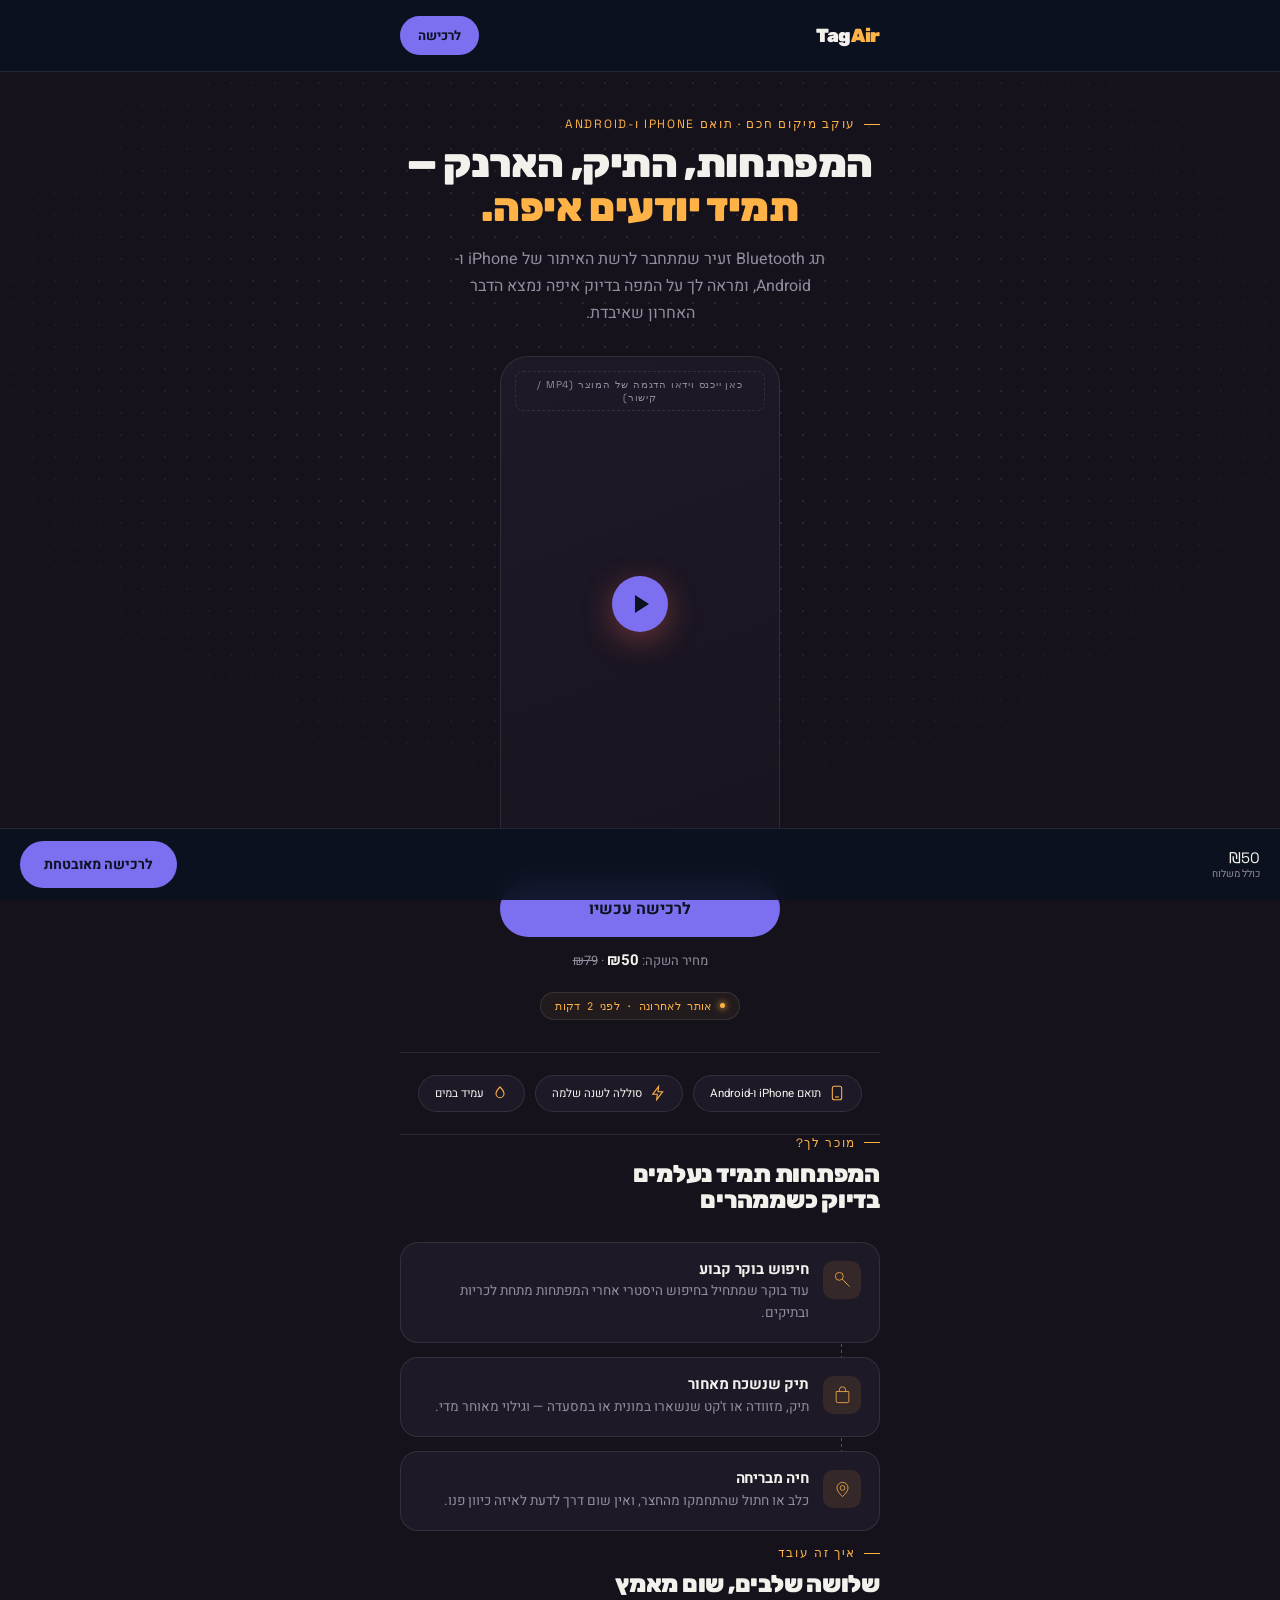
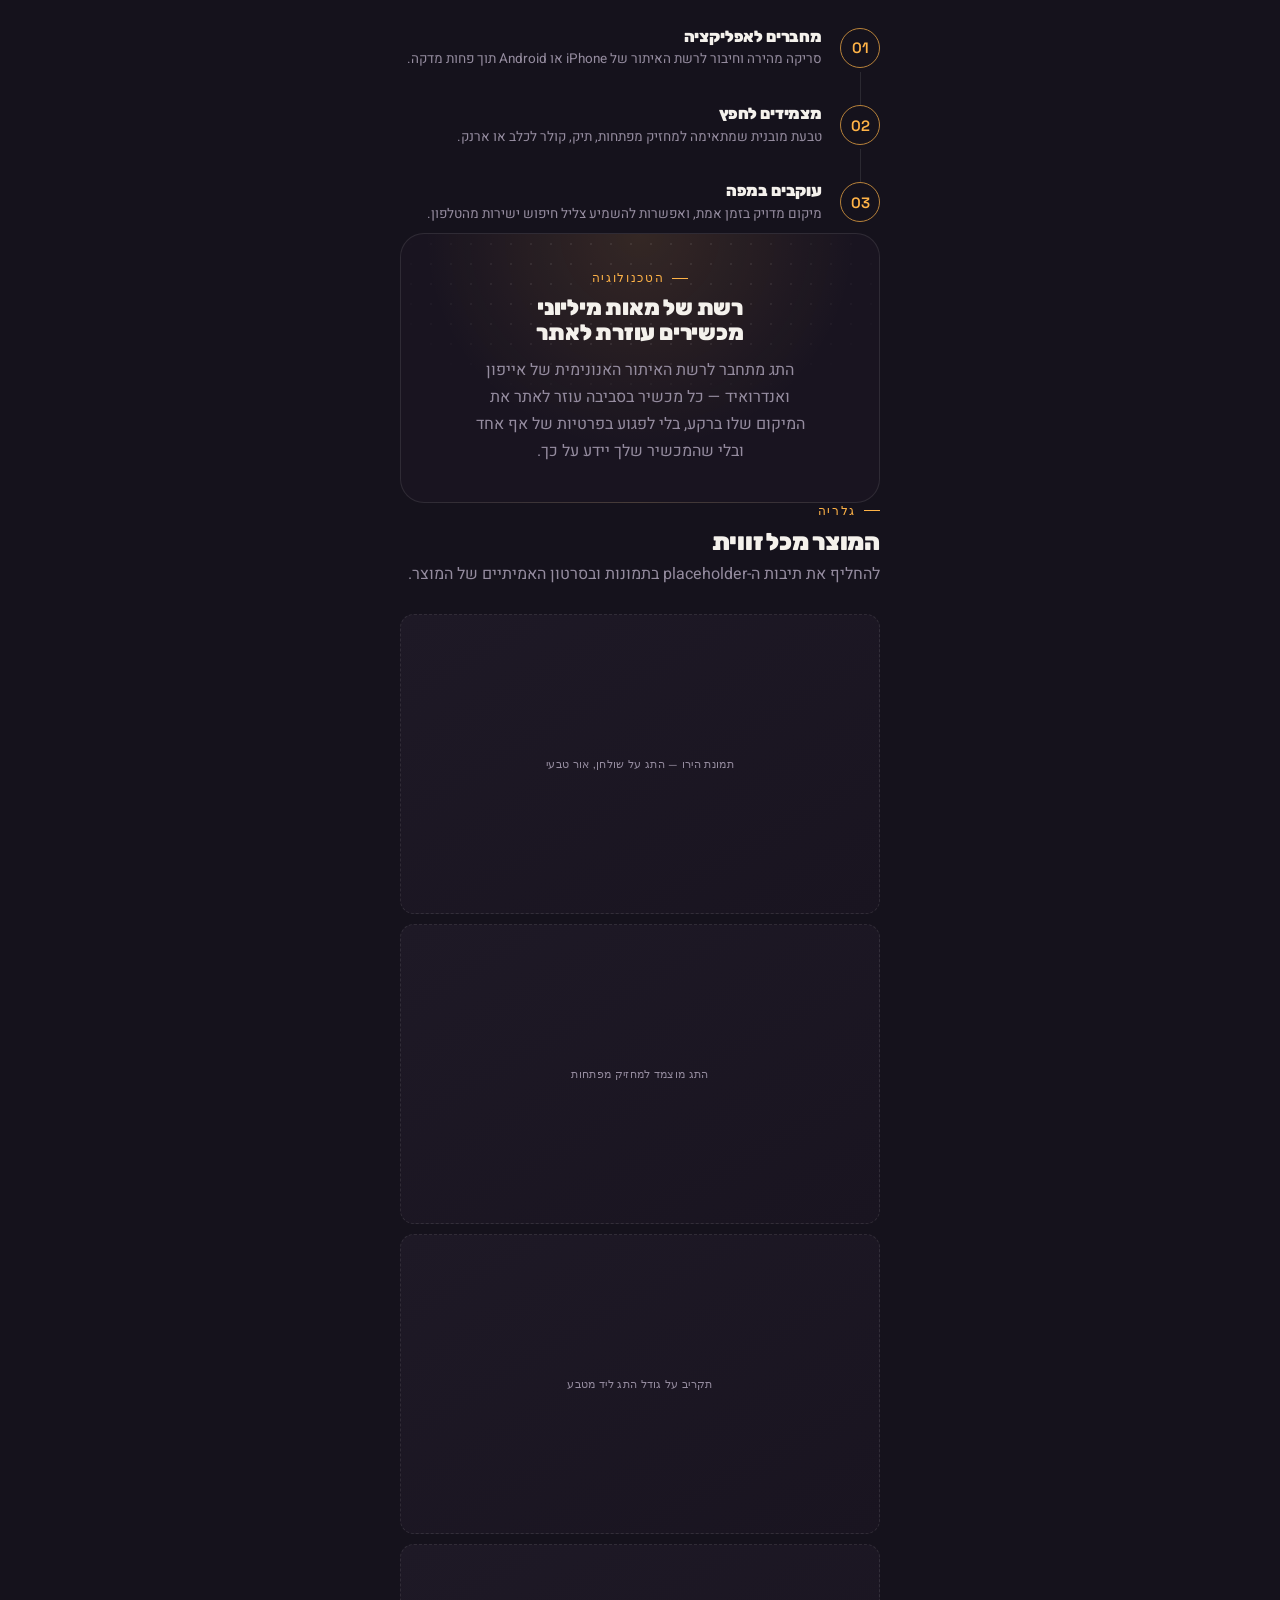
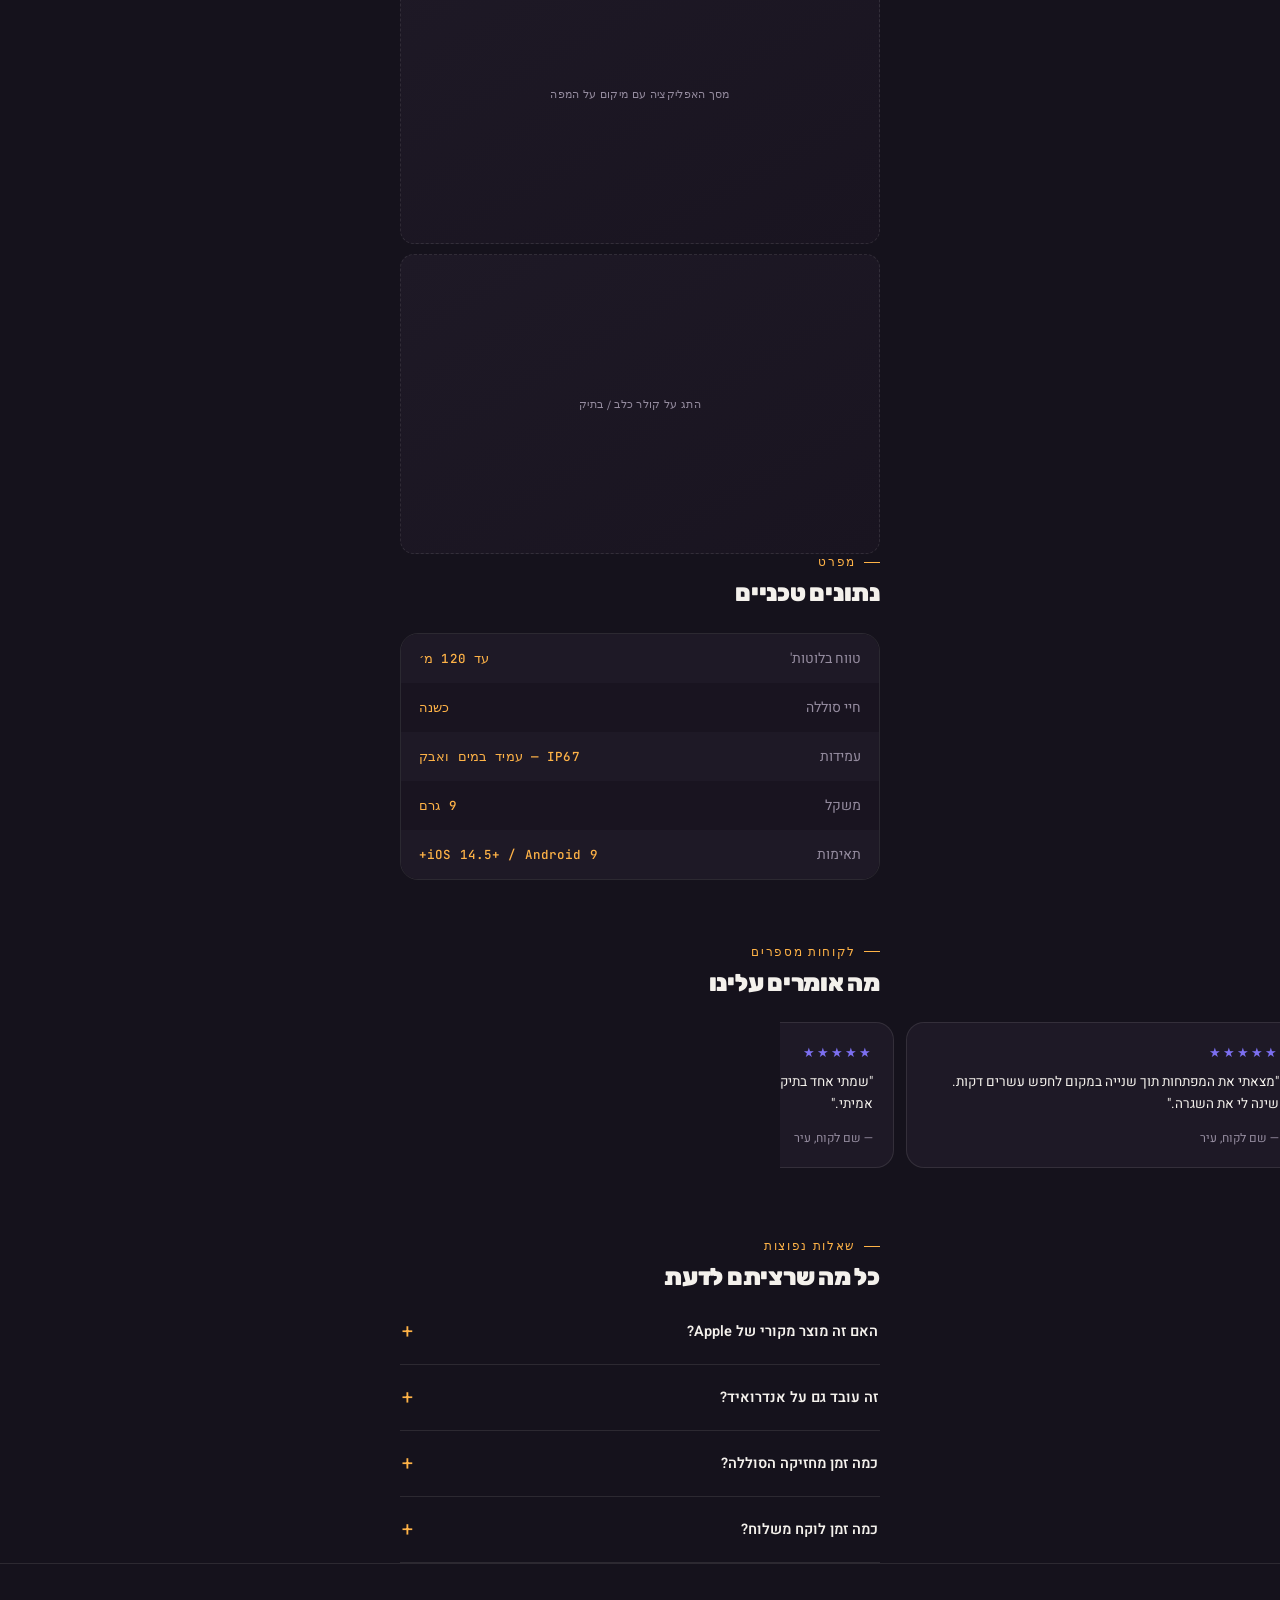
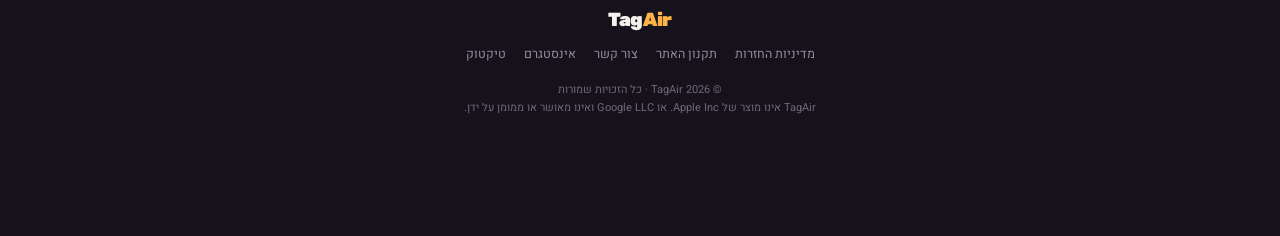
<file: index.html>
<!DOCTYPE html>
<html lang="he" dir="rtl">
<head>
<meta charset="UTF-8">
<meta name="viewport" content="width=device-width, initial-scale=1.0, viewport-fit=cover">
<title>TagAir | עוקב מיקום חכם לאייפון ואנדרואיד</title>
<meta name="theme-color" content="#15121C">
<meta property="og:title" content="TagAir - עוקב מיקום חכם">
<meta property="og:description" content="לא לאבד יותר. עוקב Bluetooth שמתחבר לרשת האיתור של iPhone ו-Android.">
<link rel="preconnect" href="https://fonts.googleapis.com">
<link rel="preconnect" href="https://fonts.gstatic.com" crossorigin>
<link href="https://fonts.googleapis.com/css2?family=Rubik:wght@400;600;700;900&family=Heebo:wght@300;400;500;700&family=Space+Grotesk:wght@500;600&family=JetBrains+Mono:wght@400;500;600&display=swap" rel="stylesheet">
<link rel="stylesheet" href="styles.css">
</head>
<body>

<nav>
  <div class="wrap">
    <div class="logo">Tag<span>Air</span></div>
    <a href="checkout.html" class="btn btn-primary nav-cta">לרכישה</a>
  </div>
</nav>

<header class="hero">
  <div class="map-grid"></div>
  <div class="ripple-field">
    <div class="beacon-pin"><svg viewBox="0 0 24 24"><path d="M12 0C6.5 0 2 4.5 2 10c0 7.5 10 14 10 14s10-6.5 10-14c0-5.5-4.5-10-10-10zm0 13.5A3.5 3.5 0 1112 6.5a3.5 3.5 0 010 7z"/></svg></div>
    <div class="beacon-dot"></div>
    <div class="ripple"></div><div class="ripple"></div><div class="ripple"></div><div class="ripple"></div>
  </div>
  <div class="wrap hero-inner">
    <div class="eyebrow">עוקב מיקום חכם · תואם iPhone ו-Android</div>
    <h1>המפתחות, התיק, הארנק —<br><em>תמיד יודעים איפה.</em></h1>
    <p class="lead">תג Bluetooth זעיר שמתחבר לרשת האיתור של iPhone ו-Android, ומראה לך על המפה בדיוק איפה נמצא הדבר האחרון שאיבדת.</p>

    <div class="video-frame">
      <div class="ph-label">כאן ייכנס וידאו הדגמה של המוצר (MP4 / קישור)</div>
      <div class="play-btn"></div>
    </div>

    <div class="hero-actions" style="margin-top:28px;">
      <a href="checkout.html" class="btn btn-primary" style="width:100%; max-width:280px;">לרכישה עכשיו</a>
      <div class="hero-price">מחיר השקה: <b>₪50</b> · <span style="text-decoration:line-through;">₪79</span></div>
    </div>

    <div class="coord-chip mono"><span class="dot"></span>אותר לאחרונה · לפני 2 דקות</div>
  </div>
</header>

<div class="wrap">
  <div class="trust">
    <div class="trust-item">
      <svg viewBox="0 0 24 24" fill="none" stroke-width="1.6"><rect x="5" y="2" width="14" height="20" rx="3"/><path d="M9 18h6"/></svg>
      תואם iPhone ו-Android
    </div>
    <div class="trust-item">
      <svg viewBox="0 0 24 24" fill="none" stroke-width="1.6"><path d="M13 2L4 14h7l-1 8 9-12h-7l1-8z"/></svg>
      סוללה לשנה שלמה
    </div>
    <div class="trust-item">
      <svg viewBox="0 0 24 24" fill="none" stroke-width="1.6"><path d="M12 3c3 3 6 6 6 10a6 6 0 01-12 0c0-4 3-7 6-10z"/></svg>
      עמיד במים
    </div>
  </div>
</div>

<section class="wrap" id="problem">
  <div class="eyebrow">מוכר לך?</div>
  <h2 style="font-size:24px;">המפתחות תמיד נעלמים<br>בדיוק כשממהרים</h2>
  <div class="pain-grid">
    <div class="pain-card">
      <div class="pain-icon"><svg viewBox="0 0 24 24"><circle cx="8" cy="8" r="5"/><path d="M11.5 11.5L21 21M15 15l3 3"/></svg></div>
      <div><h3>חיפוש בוקר קבוע</h3><p>עוד בוקר שמתחיל בחיפוש היסטרי אחרי המפתחות מתחת לכריות ובתיקים.</p></div>
    </div>
    <div class="pain-card">
      <div class="pain-icon"><svg viewBox="0 0 24 24"><path d="M4 7h16v12a2 2 0 01-2 2H6a2 2 0 01-2-2z"/><path d="M8 7V5a4 4 0 018 0v2"/></svg></div>
      <div><h3>תיק שנשכח מאחור</h3><p>תיק, מזוודה או ז'קט שנשארו במונית או במסעדה — וגילוי מאוחר מדי.</p></div>
    </div>
    <div class="pain-card">
      <div class="pain-icon"><svg viewBox="0 0 24 24"><circle cx="12" cy="10" r="3"/><path d="M12 21c-4-4-7-7.5-7-11a7 7 0 0114 0c0 3.5-3 7-7 11z"/></svg></div>
      <div><h3>חיה מבריחה</h3><p>כלב או חתול שהתחמקו מהחצר, ואין שום דרך לדעת לאיזה כיוון פנו.</p></div>
    </div>
  </div>
</section>

<section class="wrap" id="how">
  <div class="eyebrow">איך זה עובד</div>
  <h2 style="font-size:24px;">שלושה שלבים, שום מאמץ</h2>
  <div class="steps">
    <div class="step">
      <div class="step-num num">01</div>
      <div><h3>מחברים לאפליקציה</h3><p>סריקה מהירה וחיבור לרשת האיתור של iPhone או Android תוך פחות מדקה.</p></div>
    </div>
    <div class="step">
      <div class="step-num num">02</div>
      <div><h3>מצמידים לחפץ</h3><p>טבעת מובנית שמתאימה למחזיק מפתחות, תיק, קולר לכלב או ארנק.</p></div>
    </div>
    <div class="step">
      <div class="step-num num">03</div>
      <div><h3>עוקבים במפה</h3><p>מיקום מדויק בזמן אמת, ואפשרות להשמיע צליל חיפוש ישירות מהטלפון.</p></div>
    </div>
  </div>
</section>

<section class="wrap" id="tech">
  <div class="explainer">
    <div class="eyebrow" style="justify-content:center;">הטכנולוגיה</div>
    <h2>רשת של מאות מיליוני<br>מכשירים עוזרת לאתר</h2>
    <p class="lead">התג מתחבר לרשת האיתור האנונימית של אייפון ואנדרואיד — כל מכשיר בסביבה עוזר לאתר את המיקום שלו ברקע, בלי לפגוע בפרטיות של אף אחד ובלי שהמכשיר שלך יידע על כך.</p>
  </div>
</section>

<section class="wrap" id="gallery">
  <div class="eyebrow">גלריה</div>
  <h2 style="font-size:24px; margin-bottom:6px;">המוצר מכל זווית</h2>
  <p class="lead" style="margin-bottom:6px;">להחליף את תיבות ה-placeholder בתמונות ובסרטון האמיתיים של המוצר.</p>
  <div class="gallery-grid">
    <div class="ph">תמונת הירו — התג על שולחן, אור טבעי</div>
    <div class="ph">התג מוצמד למחזיק מפתחות</div>
    <div class="ph">תקריב על גודל התג ליד מטבע</div>
    <div class="ph">מסך האפליקציה עם מיקום על המפה</div>
    <div class="ph">התג על קולר כלב / בתיק</div>
  </div>
</section>

<section class="wrap" id="specs">
  <div class="eyebrow">מפרט</div>
  <h2 style="font-size:24px;">נתונים טכניים</h2>
  <div class="spec-table">
    <div class="spec-row"><span>טווח בלוטות'</span><span class="spec-value">עד 120 מ׳</span></div>
    <div class="spec-row"><span>חיי סוללה</span><span class="spec-value">כשנה</span></div>
    <div class="spec-row"><span>עמידות</span><span class="spec-value">IP67 — עמיד במים ואבק</span></div>
    <div class="spec-row"><span>משקל</span><span class="spec-value">9 גרם</span></div>
    <div class="spec-row"><span>תאימות</span><span class="spec-value">iOS 14.5+ / Android 9+</span></div>
  </div>
</section>

<section id="reviews">
  <div class="wrap">
    <div class="eyebrow">לקוחות מספרים</div>
    <h2 style="font-size:24px;">מה אומרים עלינו</h2>
  </div>
  <div class="t-scroll wrap" style="padding-right:20px;">
    <div class="t-card">
      <div class="t-stars">★★★★★</div>
      <p>"מצאתי את המפתחות תוך שנייה במקום לחפש עשרים דקות. שינה לי את השגרה."</p>
      <div class="t-name">— שם לקוח, עיר</div>
    </div>
    <div class="t-card">
      <div class="t-stars">★★★★★</div>
      <p>"שמתי אחד בתיק העבודה ואחד על קולר הכלב. שקט נפשי אמיתי."</p>
      <div class="t-name">— שם לקוח, עיר</div>
    </div>
    <div class="t-card">
      <div class="t-stars">★★★★★</div>
      <p>"התקנה קלה, האפליקציה פשוטה, והמיקום מדויק להפליא."</p>
      <div class="t-name">— שם לקוח, עיר</div>
    </div>
  </div>
</section>

<section class="wrap" id="faq">
  <div class="eyebrow">שאלות נפוצות</div>
  <h2 style="font-size:24px; margin-bottom:8px;">כל מה שרציתם לדעת</h2>
  <div class="faq-list">
    <div class="faq-item">
      <div class="faq-q">האם זה מוצר מקורי של Apple?</div>
      <div class="faq-a"><p>לא. TagAir הוא תג מתוצרת צד שלישי, לא קשור ולא מאושר על ידי Apple Inc. או Google LLC, שמתחבר לרשתות האיתור הציבוריות שלהן.</p></div>
    </div>
    <div class="faq-item">
      <div class="faq-q">זה עובד גם על אנדרואיד?</div>
      <div class="faq-a"><p>כן — למשתמשי iPhone החיבור הוא לרשת Find My של אפל, ולמשתמשי אנדרואיד לרשת Find My Device של גוגל.</p></div>
    </div>
    <div class="faq-item">
      <div class="faq-q">כמה זמן מחזיקה הסוללה?</div>
      <div class="faq-a"><p>כשנה של שימוש רגיל. הסוללה ניתנת להחלפה, כך שאין צורך להיפרד מהתג.</p></div>
    </div>
    <div class="faq-item">
      <div class="faq-q">כמה זמן לוקח משלוח?</div>
      <div class="faq-a"><p>[להשלים זמני משלוח בפועל, לדוגמה: 3–5 ימי עסקים]</p></div>
    </div>
  </div>
</section>

<footer>
  <div class="wrap">
    <div class="logo">Tag<span>Air</span></div>
    <div class="foot-links">
      <a href="returns.html">מדיניות החזרות</a>
      <a href="terms.html">תקנון האתר</a>
      <a href="contact.html">צור קשר</a>
      <a href="#">אינסטגרם</a>
      <a href="#">טיקטוק</a>
    </div>
    <div class="foot-note">© 2026 TagAir · כל הזכויות שמורות<br>TagAir אינו מוצר של Apple Inc. או Google LLC ואינו מאושר או ממומן על ידן.</div>
  </div>
</footer>

<div class="sticky-cta">
  <div class="price">₪50<small>כולל משלוח</small></div>
  <a class="btn btn-primary" href="checkout.html">לרכישה מאובטחת</a>
</div>

<script>
  // FAQ accordion
  document.querySelectorAll('.faq-q').forEach(q=>{
    q.addEventListener('click', ()=>{
      q.parentElement.classList.toggle('open');
    });
  });
</script>

</body>
</html>
</file>
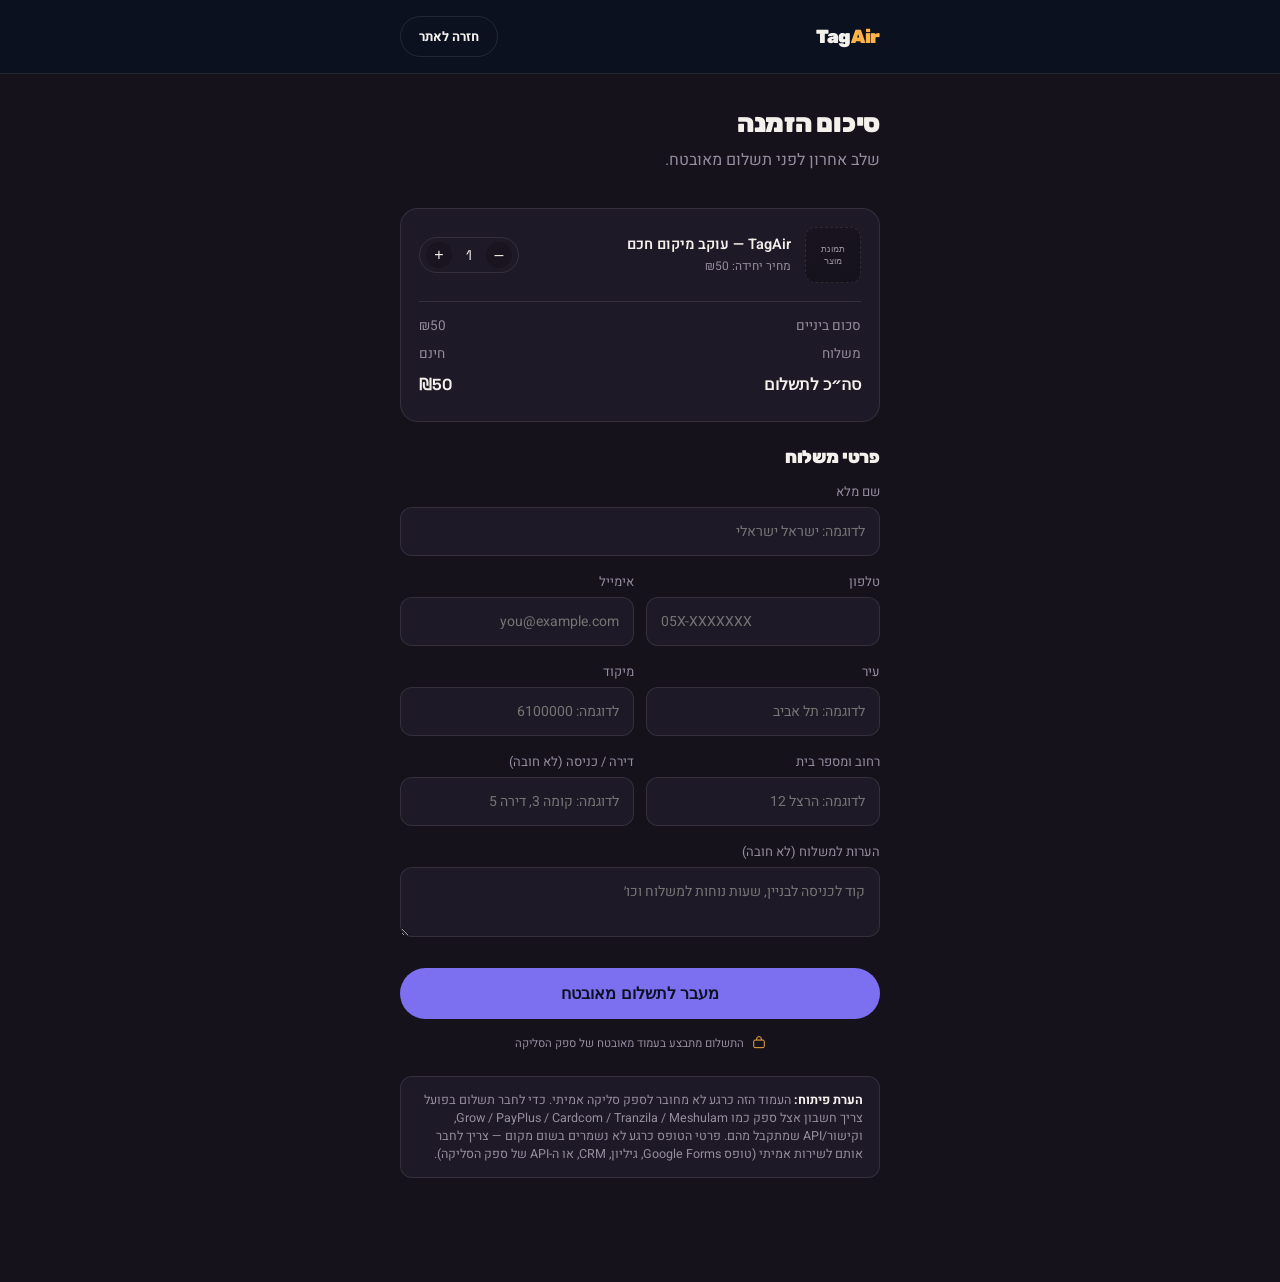
<file: checkout.html>
<!DOCTYPE html>
<html lang="he" dir="rtl">
<head>
<meta charset="UTF-8">
<meta name="viewport" content="width=device-width, initial-scale=1.0, viewport-fit=cover">
<title>לרכישה | TagAir</title>
<meta name="theme-color" content="#0B1220">
<link rel="preconnect" href="https://fonts.googleapis.com">
<link rel="preconnect" href="https://fonts.gstatic.com" crossorigin>
<link href="https://fonts.googleapis.com/css2?family=Rubik:wght@400;600;700;900&family=Heebo:wght@300;400;500;700&family=Space+Grotesk:wght@500;600&family=JetBrains+Mono:wght@400;500;600&display=swap" rel="stylesheet">
<link rel="stylesheet" href="styles.css">
</head>
<body>

<nav>
  <div class="wrap">
    <a href="index.html" class="logo">Tag<span>Air</span></a>
    <a href="index.html" class="btn btn-ghost nav-cta">חזרה לאתר</a>
  </div>
</nav>

<div class="wrap">
  <div class="page-hero">
    <h1>סיכום הזמנה</h1>
    <p class="lead" style="margin-bottom:4px;">שלב אחרון לפני תשלום מאובטח.</p>
  </div>

  <div class="order-card">
    <div class="order-row">
      <div class="order-thumb">תמונת<br>מוצר</div>
      <div class="order-info">
        <div class="name">TagAir — עוקב מיקום חכם</div>
        <div class="meta">מחיר יחידה: ₪50</div>
      </div>
      <div class="qty-stepper">
        <button id="minus" aria-label="הפחת כמות">–</button>
        <span id="qty">1</span>
        <button id="plus" aria-label="הוסף כמות">+</button>
      </div>
    </div>

    <div class="order-summary">
      <div class="summary-row"><span>סכום ביניים</span><span id="subtotal">₪50</span></div>
      <div class="summary-row"><span>משלוח</span><span>חינם</span></div>
      <div class="summary-row total"><span>סה״כ לתשלום</span><span id="total">₪50</span></div>
    </div>
  </div>

  <div class="page-hero" style="padding-top:26px; padding-bottom:0;">
    <h1 style="font-size:18px; margin-bottom:4px;">פרטי משלוח</h1>
  </div>

  <div class="form-field" style="margin-top:14px;">
    <label for="fname">שם מלא</label>
    <input type="text" id="fname" placeholder="לדוגמה: ישראל ישראלי" autocomplete="name">
  </div>
  <div class="form-grid-2">
    <div class="form-field">
      <label for="fphone">טלפון</label>
      <input type="tel" id="fphone" placeholder="05X-XXXXXXX" autocomplete="tel">
    </div>
    <div class="form-field">
      <label for="femail">אימייל</label>
      <input type="email" id="femail" placeholder="you@example.com" autocomplete="email">
    </div>
  </div>
  <div class="form-grid-2">
    <div class="form-field">
      <label for="fcity">עיר</label>
      <input type="text" id="fcity" placeholder="לדוגמה: תל אביב" autocomplete="address-level2">
    </div>
    <div class="form-field">
      <label for="fzip">מיקוד</label>
      <input type="text" id="fzip" placeholder="לדוגמה: 6100000" autocomplete="postal-code">
    </div>
  </div>
  <div class="form-grid-2">
    <div class="form-field">
      <label for="fstreet">רחוב ומספר בית</label>
      <input type="text" id="fstreet" placeholder="לדוגמה: הרצל 12" autocomplete="address-line1">
    </div>
    <div class="form-field">
      <label for="fapt">דירה / כניסה (לא חובה)</label>
      <input type="text" id="fapt" placeholder="לדוגמה: קומה 3, דירה 5" autocomplete="address-line2">
    </div>
  </div>
  <div class="form-field">
    <label for="fnotes">הערות למשלוח (לא חובה)</label>
    <textarea id="fnotes" placeholder="קוד לכניסה לבניין, שעות נוחות למשלוח וכו׳" style="min-height:70px;"></textarea>
  </div>

  <button id="payBtn" class="btn btn-primary" style="width:100%; margin-top:8px;">מעבר לתשלום מאובטח</button>

  <div class="trust-mini">
    <svg viewBox="0 0 24 24" fill="none" stroke-width="1.6"><rect x="3" y="7" width="18" height="13" rx="2"/><path d="M8 7V5a4 4 0 018 0v2"/></svg>
    התשלום מתבצע בעמוד מאובטח של ספק הסליקה
  </div>

  <div class="doc-note" style="margin-top:24px;">
    <b>הערת פיתוח:</b> העמוד הזה כרגע לא מחובר לספק סליקה אמיתי. כדי לחבר תשלום בפועל צריך חשבון אצל ספק כמו Grow / PayPlus / Cardcom / Tranzila / Meshulam, וקישור/API שמתקבל מהם. פרטי הטופס כרגע לא נשמרים בשום מקום — צריך לחבר אותם לשירות אמיתי (טופס Google Forms, גיליון, CRM, או ה-API של ספק הסליקה).
  </div>
</div>

<script>
  let qty = 1;
  const unitPrice = 50;
  const qtyEl = document.getElementById('qty');
  const subtotalEl = document.getElementById('subtotal');
  const totalEl = document.getElementById('total');

  function render(){
    qtyEl.textContent = qty;
    subtotalEl.textContent = '₪' + (qty*unitPrice);
    totalEl.textContent = '₪' + (qty*unitPrice);
  }
  render();
  document.getElementById('plus').addEventListener('click', ()=>{ qty++; render(); });
  document.getElementById('minus').addEventListener('click', ()=>{ if(qty>1){ qty--; render(); } });

  // ============================================================
  // הגדרה יחידה שצריך לעדכן: קישור לתשלום אצל ספק הסליקה שלך
  // ============================================================
  const PAYMENT_LINK = "#";

  document.getElementById('payBtn').addEventListener('click', ()=>{
    const required = {
      'שם מלא': document.getElementById('fname').value.trim(),
      'טלפון': document.getElementById('fphone').value.trim(),
      'אימייל': document.getElementById('femail').value.trim(),
      'עיר': document.getElementById('fcity').value.trim(),
      'מיקוד': document.getElementById('fzip').value.trim(),
      'רחוב ומספר בית': document.getElementById('fstreet').value.trim(),
    };
    const missing = Object.entries(required).filter(([k,v])=>!v).map(([k])=>k);
    if(missing.length){
      alert('נא למלא: ' + missing.join(', '));
      return;
    }
    if(PAYMENT_LINK === "#"){
      alert('כאן ייפתח עמוד התשלום — יש להדביק את קישור הסליקה בקוד (משתנה PAYMENT_LINK בקובץ checkout.html).');
    } else {
      window.location.href = PAYMENT_LINK;
    }
  });
</script>

</body>
</html>
</file>
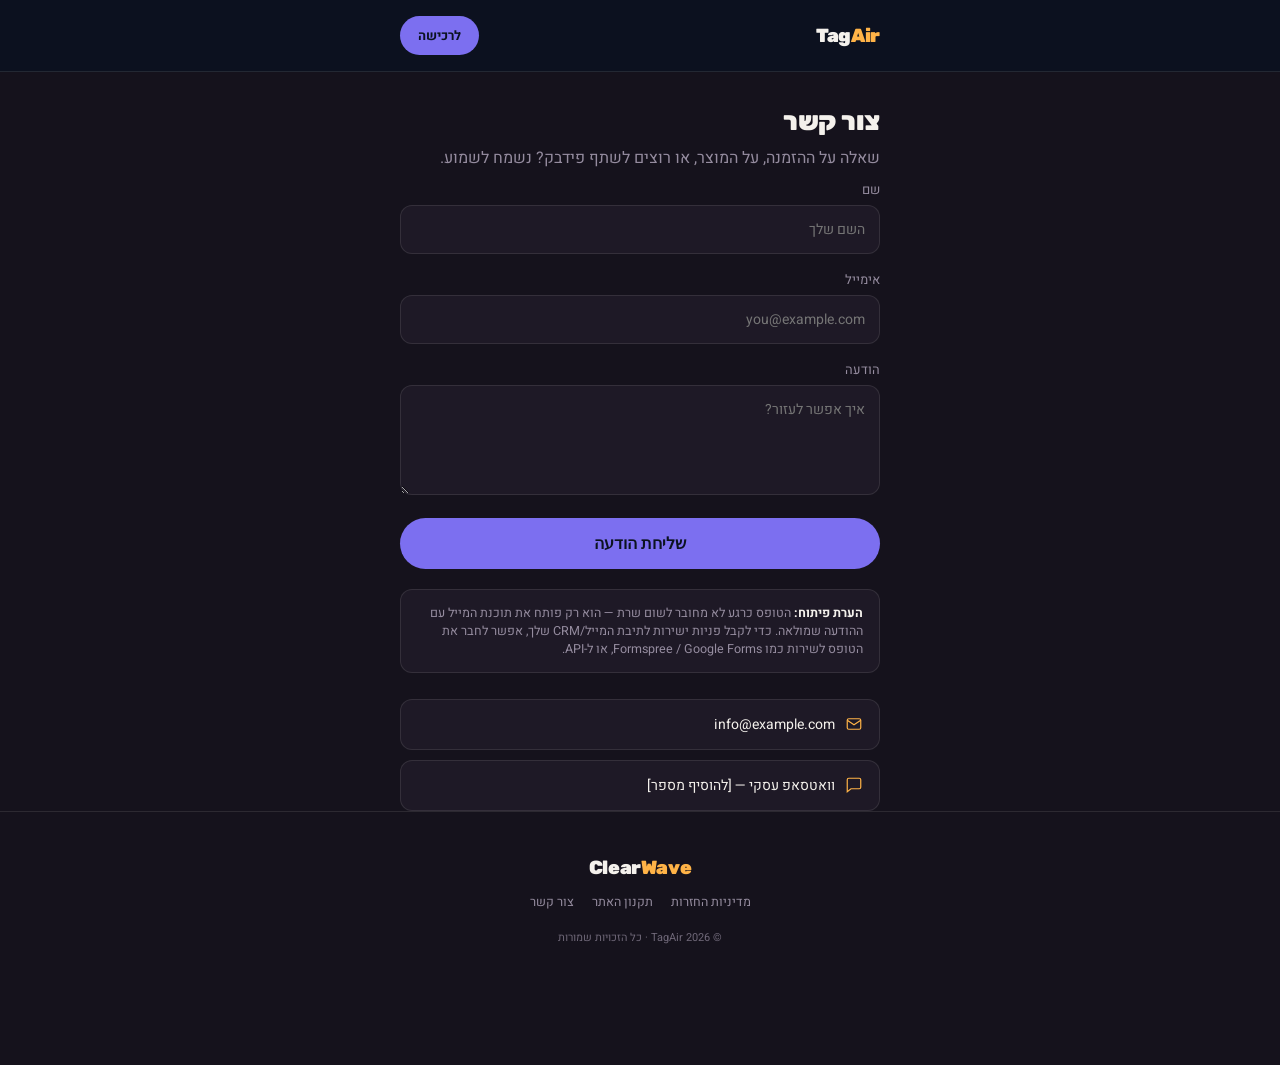
<file: contact.html>
<!DOCTYPE html>
<html lang="he" dir="rtl">
<head>
<meta charset="UTF-8">
<meta name="viewport" content="width=device-width, initial-scale=1.0, viewport-fit=cover">
<title>צור קשר | TagAir</title>
<meta name="theme-color" content="#0B1220">
<link rel="preconnect" href="https://fonts.googleapis.com">
<link rel="preconnect" href="https://fonts.gstatic.com" crossorigin>
<link href="https://fonts.googleapis.com/css2?family=Rubik:wght@400;600;700;900&family=Heebo:wght@300;400;500;700&family=Space+Grotesk:wght@500;600&family=JetBrains+Mono:wght@400;500;600&display=swap" rel="stylesheet">
<link rel="stylesheet" href="styles.css">
</head>
<body>

<nav>
  <div class="wrap">
    <a href="index.html" class="logo">Tag<span>Air</span></a>
    <a href="checkout.html" class="btn btn-primary nav-cta">לרכישה</a>
  </div>
</nav>

<div class="wrap">
  <div class="page-hero">
    <h1>צור קשר</h1>
    <p class="lead">שאלה על ההזמנה, על המוצר, או רוצים לשתף פידבק? נשמח לשמוע.</p>
  </div>

  <div class="form-field">
    <label for="cname">שם</label>
    <input type="text" id="cname" placeholder="השם שלך">
  </div>
  <div class="form-field">
    <label for="cemail">אימייל</label>
    <input type="email" id="cemail" placeholder="you@example.com">
  </div>
  <div class="form-field">
    <label for="cmsg">הודעה</label>
    <textarea id="cmsg" placeholder="איך אפשר לעזור?"></textarea>
  </div>
  <button id="sendBtn" class="btn btn-primary" style="width:100%;">שליחת הודעה</button>

  <div class="doc-note" style="margin-top:20px;">
    <b>הערת פיתוח:</b> הטופס כרגע לא מחובר לשום שרת — הוא רק פותח את תוכנת המייל עם ההודעה שמולאה. כדי לקבל פניות ישירות לתיבת המייל/CRM שלך, אפשר לחבר את הטופס לשירות כמו Formspree / Google Forms, או ל-API.
  </div>

  <div class="contact-alt">
    <a href="mailto:info@example.com">
      <svg viewBox="0 0 24 24" fill="none" stroke-width="1.6"><rect x="3" y="5" width="18" height="14" rx="2"/><path d="M3 7l9 6 9-6"/></svg>
      info@example.com
    </a>
    <a href="#">
      <svg viewBox="0 0 24 24" fill="none" stroke-width="1.6"><path d="M21 15a2 2 0 01-2 2H8l-5 4V5a2 2 0 012-2h14a2 2 0 012 2z"/></svg>
      וואטסאפ עסקי — [להוסיף מספר]
    </a>
  </div>
</div>

<footer>
  <div class="wrap">
    <div class="logo">Clear<span>Wave</span></div>
    <div class="foot-links">
      <a href="returns.html">מדיניות החזרות</a>
      <a href="terms.html">תקנון האתר</a>
      <a href="contact.html">צור קשר</a>
    </div>
    <div class="foot-note">© 2026 TagAir · כל הזכויות שמורות</div>
  </div>
</footer>

<script>
  document.getElementById('sendBtn').addEventListener('click', ()=>{
    const name = document.getElementById('cname').value.trim();
    const email = document.getElementById('cemail').value.trim();
    const msg = document.getElementById('cmsg').value.trim();
    if(!name || !email || !msg){
      alert('נא למלא שם, אימייל והודעה.');
      return;
    }
    const subject = encodeURIComponent('פנייה מאתר TagAir מאת ' + name);
    const body = encodeURIComponent(msg + '\n\nאימייל ליצירת קשר חוזר: ' + email);
    window.location.href = `mailto:info@example.com?subject=${subject}&body=${body}`;
  });
</script>

</body>
</html>
</file>
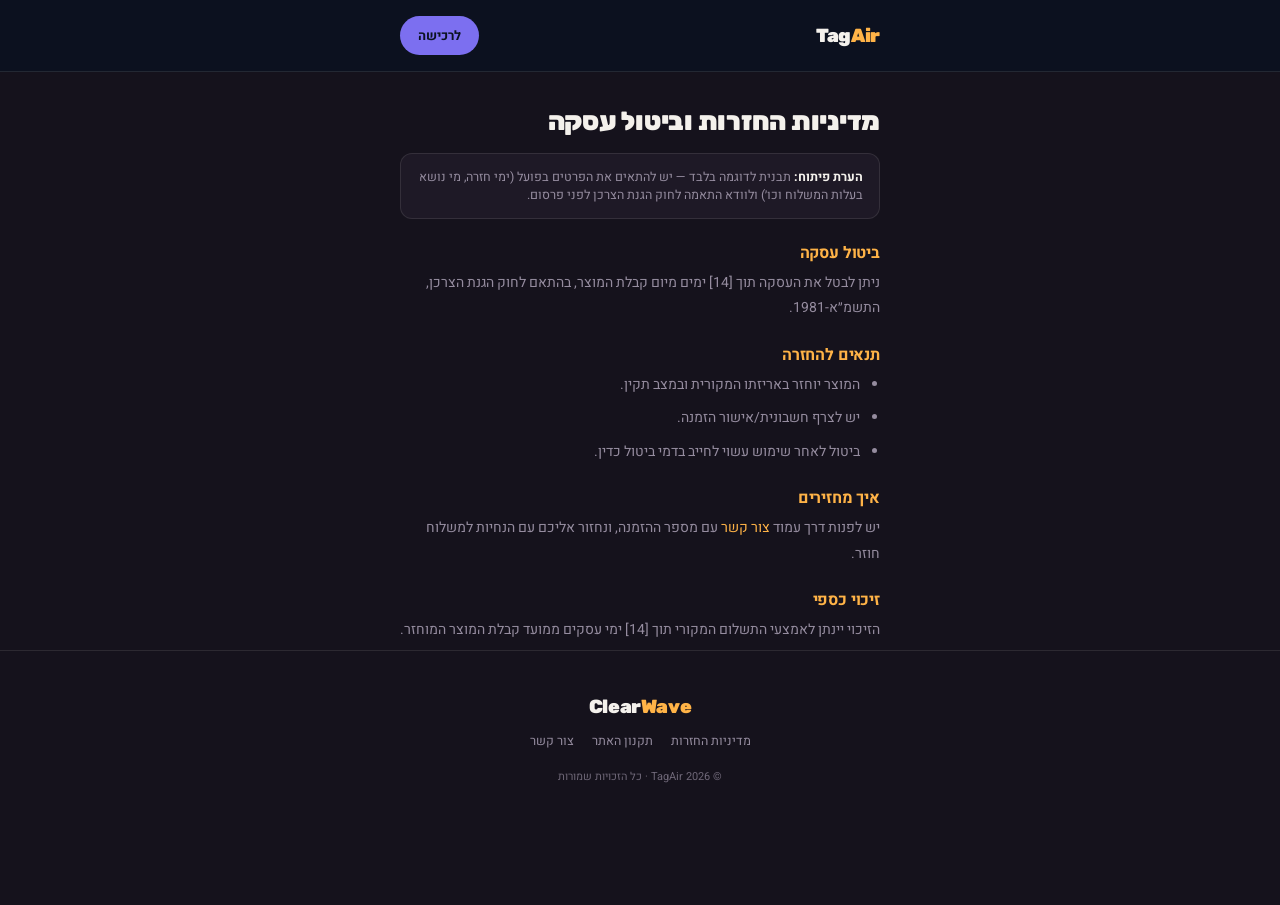
<file: returns.html>
<!DOCTYPE html>
<html lang="he" dir="rtl">
<head>
<meta charset="UTF-8">
<meta name="viewport" content="width=device-width, initial-scale=1.0, viewport-fit=cover">
<title>מדיניות החזרות | TagAir</title>
<meta name="theme-color" content="#0B1220">
<link rel="preconnect" href="https://fonts.googleapis.com">
<link rel="preconnect" href="https://fonts.gstatic.com" crossorigin>
<link href="https://fonts.googleapis.com/css2?family=Rubik:wght@400;600;700;900&family=Heebo:wght@300;400;500;700&family=Space+Grotesk:wght@500;600&family=JetBrains+Mono:wght@400;500;600&display=swap" rel="stylesheet">
<link rel="stylesheet" href="styles.css">
</head>
<body>

<nav>
  <div class="wrap">
    <a href="index.html" class="logo">Tag<span>Air</span></a>
    <a href="checkout.html" class="btn btn-primary nav-cta">לרכישה</a>
  </div>
</nav>

<div class="wrap">
  <div class="page-hero">
    <h1>מדיניות החזרות וביטול עסקה</h1>
  </div>

  <div class="doc-note">
    <b>הערת פיתוח:</b> תבנית לדוגמה בלבד — יש להתאים את הפרטים בפועל (ימי חזרה, מי נושא בעלות המשלוח וכו׳) ולוודא התאמה לחוק הגנת הצרכן לפני פרסום.
  </div>

  <div class="doc-content">
    <h2>ביטול עסקה</h2>
    <p>ניתן לבטל את העסקה תוך [14] ימים מיום קבלת המוצר, בהתאם לחוק הגנת הצרכן, התשמ״א-1981.</p>

    <h2>תנאים להחזרה</h2>
    <ul>
      <li>המוצר יוחזר באריזתו המקורית ובמצב תקין.</li>
      <li>יש לצרף חשבונית/אישור הזמנה.</li>
      <li>ביטול לאחר שימוש עשוי לחייב בדמי ביטול כדין.</li>
    </ul>

    <h2>איך מחזירים</h2>
    <p>יש לפנות דרך עמוד <a href="contact.html" style="color:var(--aqua);">צור קשר</a> עם מספר ההזמנה, ונחזור אליכם עם הנחיות למשלוח חוזר.</p>

    <h2>זיכוי כספי</h2>
    <p>הזיכוי יינתן לאמצעי התשלום המקורי תוך [14] ימי עסקים ממועד קבלת המוצר המוחזר.</p>
  </div>
</div>

<footer>
  <div class="wrap">
    <div class="logo">Clear<span>Wave</span></div>
    <div class="foot-links">
      <a href="returns.html">מדיניות החזרות</a>
      <a href="terms.html">תקנון האתר</a>
      <a href="contact.html">צור קשר</a>
    </div>
    <div class="foot-note">© 2026 TagAir · כל הזכויות שמורות</div>
  </div>
</footer>

</body>
</html>
</file>
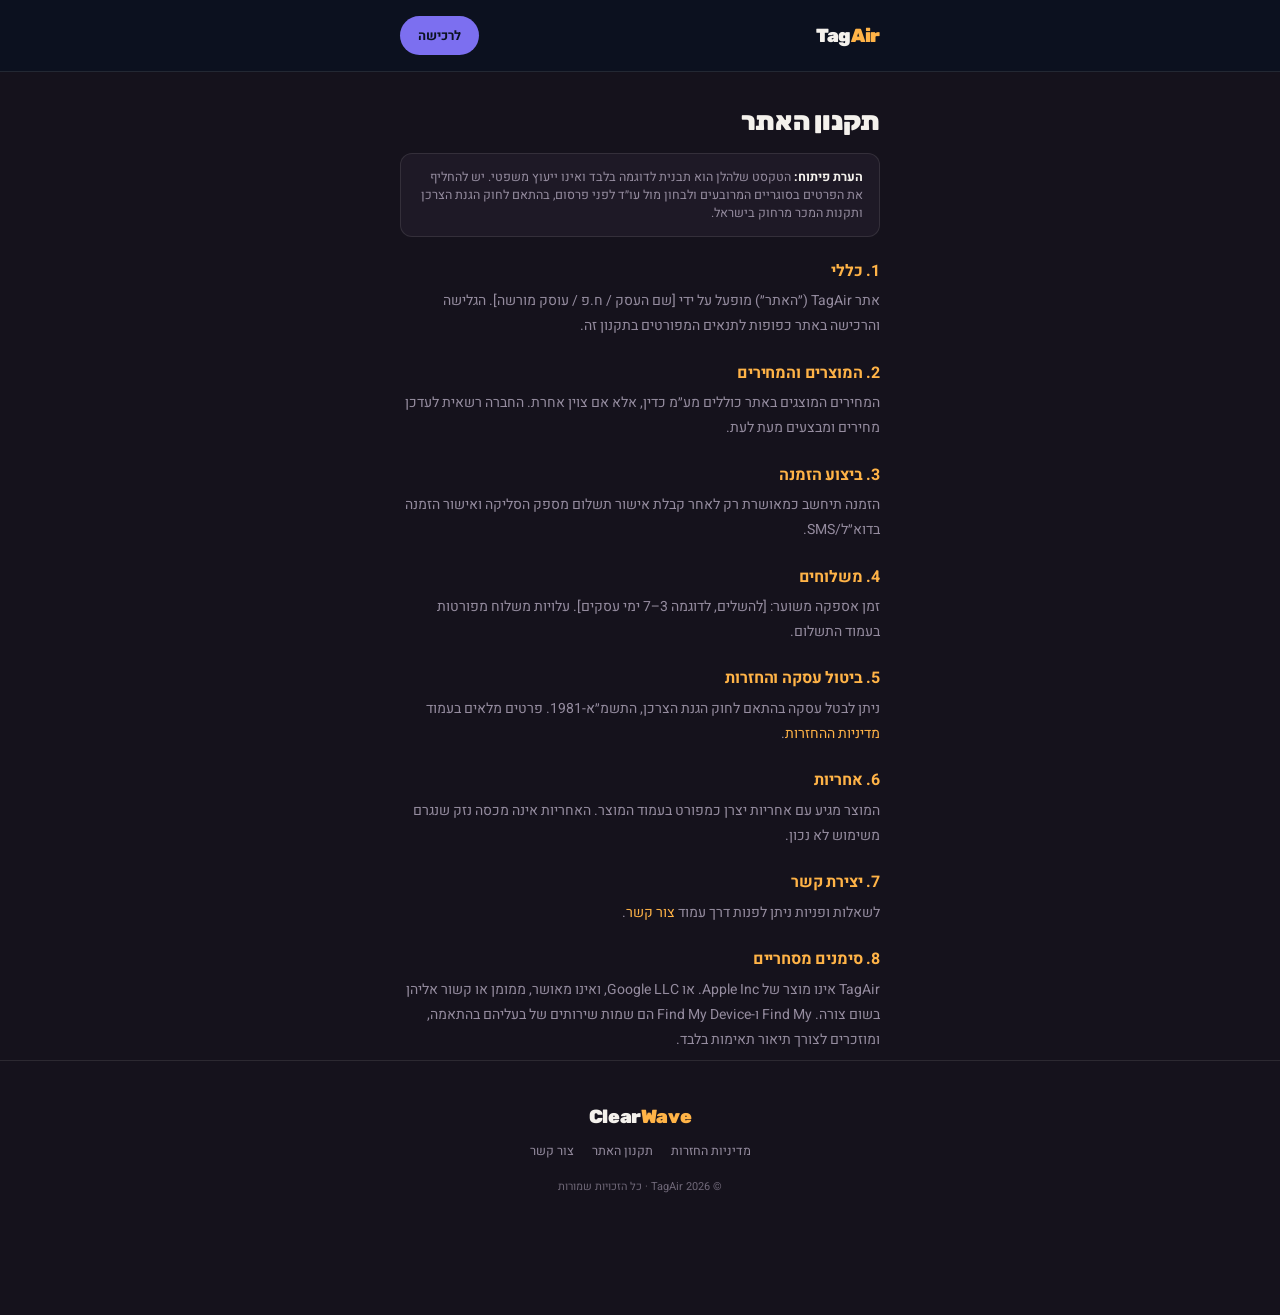
<file: terms.html>
<!DOCTYPE html>
<html lang="he" dir="rtl">
<head>
<meta charset="UTF-8">
<meta name="viewport" content="width=device-width, initial-scale=1.0, viewport-fit=cover">
<title>תקנון האתר | TagAir</title>
<meta name="theme-color" content="#0B1220">
<link rel="preconnect" href="https://fonts.googleapis.com">
<link rel="preconnect" href="https://fonts.gstatic.com" crossorigin>
<link href="https://fonts.googleapis.com/css2?family=Rubik:wght@400;600;700;900&family=Heebo:wght@300;400;500;700&family=Space+Grotesk:wght@500;600&family=JetBrains+Mono:wght@400;500;600&display=swap" rel="stylesheet">
<link rel="stylesheet" href="styles.css">
</head>
<body>

<nav>
  <div class="wrap">
    <a href="index.html" class="logo">Tag<span>Air</span></a>
    <a href="checkout.html" class="btn btn-primary nav-cta">לרכישה</a>
  </div>
</nav>

<div class="wrap">
  <div class="page-hero">
    <h1>תקנון האתר</h1>
  </div>

  <div class="doc-note">
    <b>הערת פיתוח:</b> הטקסט שלהלן הוא תבנית לדוגמה בלבד ואינו ייעוץ משפטי. יש להחליף את הפרטים בסוגריים המרובעים ולבחון מול עו״ד לפני פרסום, בהתאם לחוק הגנת הצרכן ותקנות המכר מרחוק בישראל.
  </div>

  <div class="doc-content">
    <h2>1. כללי</h2>
    <p>אתר TagAir (״האתר״) מופעל על ידי [שם העסק / ח.פ / עוסק מורשה]. הגלישה והרכישה באתר כפופות לתנאים המפורטים בתקנון זה.</p>

    <h2>2. המוצרים והמחירים</h2>
    <p>המחירים המוצגים באתר כוללים מע״מ כדין, אלא אם צוין אחרת. החברה רשאית לעדכן מחירים ומבצעים מעת לעת.</p>

    <h2>3. ביצוע הזמנה</h2>
    <p>הזמנה תיחשב כמאושרת רק לאחר קבלת אישור תשלום מספק הסליקה ואישור הזמנה בדוא״ל/SMS.</p>

    <h2>4. משלוחים</h2>
    <p>זמן אספקה משוער: [להשלים, לדוגמה 3–7 ימי עסקים]. עלויות משלוח מפורטות בעמוד התשלום.</p>

    <h2>5. ביטול עסקה והחזרות</h2>
    <p>ניתן לבטל עסקה בהתאם לחוק הגנת הצרכן, התשמ״א-1981. פרטים מלאים בעמוד <a href="returns.html" style="color:var(--aqua);">מדיניות ההחזרות</a>.</p>

    <h2>6. אחריות</h2>
    <p>המוצר מגיע עם אחריות יצרן כמפורט בעמוד המוצר. האחריות אינה מכסה נזק שנגרם משימוש לא נכון.</p>

    <h2>7. יצירת קשר</h2>
    <p>לשאלות ופניות ניתן לפנות דרך עמוד <a href="contact.html" style="color:var(--aqua);">צור קשר</a>.</p>

    <h2>8. סימנים מסחריים</h2>
    <p>TagAir אינו מוצר של Apple Inc. או Google LLC, ואינו מאושר, ממומן או קשור אליהן בשום צורה. Find My ו-Find My Device הם שמות שירותים של בעליהם בהתאמה, ומוזכרים לצורך תיאור תאימות בלבד.</p>
  </div>
</div>

<footer>
  <div class="wrap">
    <div class="logo">Clear<span>Wave</span></div>
    <div class="foot-links">
      <a href="returns.html">מדיניות החזרות</a>
      <a href="terms.html">תקנון האתר</a>
      <a href="contact.html">צור קשר</a>
    </div>
    <div class="foot-note">© 2026 TagAir · כל הזכויות שמורות</div>
  </div>
</footer>

</body>
</html>
</file>
<file: styles.css>
/* ===================== TOKENS ===================== */
  :root{
    --ink:#15121C;
    --panel:#1E1926;
    --panel-2:#191420;
    --aqua:#FFB347;
    --aqua-dim:#B8823A;
    --coral:#7C6FF0;
    --coral-dim:#6055C7;
    --fog:#F4F1EC;
    --slate:#958C9F;
    --line:rgba(244,241,236,0.10);
    --radius:18px;
    --maxw:520px;
  }
  *{box-sizing:border-box; margin:0; padding:0;}
  html{scroll-behavior:smooth;}
  body{
    background:var(--ink);
    color:var(--fog);
    font-family:'Heebo', sans-serif;
    -webkit-font-smoothing:antialiased;
    padding-bottom:78px; /* leave room for sticky CTA */
    overflow-x:hidden;
  }
  h1,h2,h3, .display{
    font-family:'Rubik', sans-serif;
    font-weight:900;
    line-height:1.1;
    letter-spacing:-0.01em;
  }
  .num{ font-family:'Space Grotesk', sans-serif; }
  .mono{ font-family:'JetBrains Mono', monospace; }
  a{color:inherit; text-decoration:none;}
  img{max-width:100%; display:block;}
  .wrap{max-width:var(--maxw); margin:0 auto; padding:0 20px; position:relative;}
  section{padding:64px 0;}

  /* subtle map dot-grid texture, reused behind hero + explainer */
  .map-grid{
    position:absolute; inset:0;
    background-image: radial-gradient(circle, rgba(244,241,236,0.09) 1px, transparent 1px);
    background-size: 22px 22px;
    -webkit-mask-image: radial-gradient(ellipse 70% 60% at 50% 30%, #000 40%, transparent 85%);
            mask-image: radial-gradient(ellipse 70% 60% at 50% 30%, #000 40%, transparent 85%);
    pointer-events:none;
  }
  .eyebrow{
    font-family:'Space Grotesk', sans-serif;
    font-size:12px;
    letter-spacing:0.14em;
    color:var(--aqua);
    text-transform:uppercase;
    margin-bottom:10px;
    display:flex; align-items:center; gap:8px;
  }
  .eyebrow::before{content:""; width:16px; height:1px; background:var(--aqua);}
  p.lead{color:var(--slate); font-size:16px; line-height:1.7;}
  .btn{
    display:inline-flex; align-items:center; justify-content:center; gap:8px;
    padding:16px 28px; border-radius:100px; font-weight:700; font-size:16px;
    cursor:pointer; border:none; transition:transform .15s ease, box-shadow .15s ease;
  }
  .btn-primary{ background:var(--coral); color:#0B1220; }
  .btn-primary:active{ transform:scale(0.97); }
  .btn-ghost{ background:transparent; color:var(--fog); border:1px solid var(--line); }

  /* ===================== NAV ===================== */
  nav{
    position:sticky; top:0; z-index:40;
    background:rgba(11,18,32,0.85); backdrop-filter:blur(10px);
    border-bottom:1px solid var(--line);
  }
  nav .wrap{ display:flex; align-items:center; justify-content:space-between; padding:16px 20px; }
  .logo{ font-family:'Rubik'; font-weight:900; font-size:19px; letter-spacing:-0.02em;}
  .logo span{color:var(--aqua);}
  .nav-cta{ font-size:13px; padding:10px 18px; }

  /* ===================== HERO ===================== */
  .hero{ position:relative; padding-top:44px; text-align:center; overflow:hidden;}
  .ripple-field{
    position:absolute; inset:0; display:flex; align-items:center; justify-content:center;
    z-index:0; pointer-events:none;
  }
  .ripple{
    position:absolute; border:1px solid var(--aqua); border-radius:50%; opacity:0;
    animation:ripple 4.5s ease-out infinite;
  }
  .ripple:nth-child(2){ animation-delay:1.1s; }
  .ripple:nth-child(3){ animation-delay:2.2s; }
  .ripple:nth-child(4){ animation-delay:3.3s; }
  @keyframes ripple{
    0%{ width:40px; height:40px; opacity:0.55; }
    100%{ width:420px; height:420px; opacity:0; }
  }
  .beacon-dot{
    position:absolute; width:10px; height:10px; border-radius:50%;
    background:var(--aqua); box-shadow:0 0 18px 4px rgba(255,179,71,0.55);
    z-index:2;
  }
  .beacon-dot::before{
    content:""; position:absolute; inset:-9px; border-radius:50%;
    background:var(--ink); border:1.5px solid var(--aqua); z-index:-1;
  }
  .beacon-pin{
    position:absolute; z-index:2; width:16px; height:16px; transform:translateY(-13px);
  }
  .beacon-pin svg{ width:100%; height:100%; fill:var(--aqua); filter:drop-shadow(0 2px 6px rgba(255,179,71,0.5)); }
  .route-svg{ position:absolute; inset:0; z-index:0; opacity:0.5; }
  .hero-inner{ position:relative; z-index:1; }
  .hero h1{ font-size:34px; margin-bottom:16px; }
  .hero h1 em{ font-style:normal; color:var(--aqua); }
  .hero p.lead{ max-width:380px; margin:0 auto 28px; }
  .hero-actions{ display:flex; flex-direction:column; gap:12px; align-items:center; margin-bottom:20px;}
  .hero-price{ font-size:13px; color:var(--slate); }
  .hero-price b{ color:var(--fog); font-size:15px; }
  .coord-chip{
    display:inline-flex; align-items:center; gap:8px;
    font-size:10.5px; color:var(--aqua); letter-spacing:0.03em;
    border:1px solid var(--line); border-radius:100px; padding:6px 14px;
    margin-bottom:32px; background:rgba(255,179,71,0.06);
  }
  .coord-chip .dot{ width:5px; height:5px; border-radius:50%; background:var(--aqua); box-shadow:0 0 6px 1px rgba(255,179,71,0.7); animation:blink 1.8s ease-in-out infinite; }
  @keyframes blink{ 0%,100%{opacity:1;} 50%{opacity:0.25;} }

  .video-frame{
    position:relative; margin:0 auto; max-width:280px; aspect-ratio:9/16;
    border-radius:28px; overflow:hidden; border:1px solid var(--line);
    background:linear-gradient(160deg, var(--panel), var(--panel-2));
    display:flex; align-items:center; justify-content:center;
  }
  .video-frame .ph-label{
    position:absolute; top:14px; right:14px; left:14px;
    font-family:'Space Grotesk'; font-size:10px; color:var(--slate);
    letter-spacing:0.08em; text-transform:uppercase; text-align:center;
    border:1px dashed var(--line); border-radius:8px; padding:6px 4px;
  }
  .play-btn{
    width:56px; height:56px; border-radius:50%; background:var(--coral);
    display:flex; align-items:center; justify-content:center; box-shadow:0 8px 30px rgba(255,107,91,0.35);
  }
  .play-btn::after{ content:""; width:0; height:0; border-top:9px solid transparent; border-bottom:9px solid transparent; border-left:14px solid #0B1220; margin-right:-3px;}

  /* ===================== TRUST BAR ===================== */
  .trust{ display:flex; flex-wrap:wrap; gap:10px; justify-content:center; padding:22px 0; border-top:1px solid var(--line); border-bottom:1px solid var(--line); }
  .trust-item{
    display:flex; align-items:center; gap:8px; flex:0 0 auto;
    font-size:11.5px; color:var(--fog); background:var(--panel);
    border:1px solid var(--line); border-radius:100px; padding:9px 16px;
  }
  .trust-item svg{ width:16px; height:16px; stroke:var(--aqua); flex:0 0 auto; }

  /* ===================== PAIN POINTS ===================== */
  .pain-grid{ display:flex; flex-direction:column; gap:0; margin-top:28px; }
  .pain-card{
    background:var(--panel); border:1px solid var(--line); border-radius:var(--radius);
    padding:18px; display:flex; gap:14px; align-items:flex-start;
    position:relative; margin-bottom:14px;
  }
  .pain-card:not(:last-child)::after{
    content:""; position:absolute; right:37px; bottom:-16px; width:1px; height:14px;
    background-image:linear-gradient(var(--slate) 55%, transparent 45%);
    background-size:1px 6px; opacity:0.5;
  }
  .pain-icon{
    flex:0 0 auto; width:38px; height:38px; border-radius:10px;
    background:rgba(255,179,71,0.10); display:flex; align-items:center; justify-content:center;
  }
  .pain-icon svg{ width:19px; height:19px; stroke:var(--aqua); fill:none; }
  .pain-card h3{ font-size:15px; font-weight:700; margin-bottom:4px; font-family:'Heebo';}
  .pain-card p{ font-size:13.5px; color:var(--slate); line-height:1.6; }

  /* ===================== HOW IT WORKS ===================== */
  .steps{ margin-top:30px; display:flex; flex-direction:column; gap:0; }
  .step{ display:flex; gap:18px; padding-bottom:34px; position:relative; }
  .step:last-child{ padding-bottom:0; }
  .step:not(:last-child)::before{
    content:""; position:absolute; right:19px; top:44px; bottom:0; width:1px;
    background:var(--line);
  }
  .step-num{
    flex:0 0 auto; width:40px; height:40px; border-radius:50%; border:1px solid var(--aqua-dim);
    display:flex; align-items:center; justify-content:center; font-family:'Space Grotesk'; font-weight:600;
    color:var(--aqua); font-size:15px; z-index:1; background:var(--ink);
  }
  .step h3{ font-size:16px; margin-bottom:4px; }
  .step p{ font-size:13.5px; color:var(--slate); line-height:1.6; }

  /* ===================== EXPLAINER ===================== */
  .explainer{
    position:relative; overflow:hidden;
    background:radial-gradient(circle at 50% 0%, rgba(255,179,71,0.12), transparent 60%), var(--panel-2);
    border-radius:24px; padding:36px 24px; text-align:center; margin-top:8px;
    border:1px solid var(--line);
  }
  .explainer::before{
    content:""; position:absolute; inset:0;
    background-image: radial-gradient(circle, rgba(244,241,236,0.08) 1px, transparent 1px);
    background-size: 20px 20px;
    -webkit-mask-image: radial-gradient(ellipse 65% 55% at 50% 20%, #000 40%, transparent 85%);
            mask-image: radial-gradient(ellipse 65% 55% at 50% 20%, #000 40%, transparent 85%);
  }
  .explainer > *{ position:relative; z-index:1; }
  .explainer h2{ font-size:22px; margin-bottom:12px;}
  .explainer p.lead{ margin:0 auto; max-width:340px; }

  /* ===================== GALLERY ===================== */
  .gallery-grid{ display:grid; grid-template-columns:repeat(2,1fr); gap:10px; margin-top:26px; }
  .gallery-grid .ph{ grid-column:span 2; aspect-ratio:16/10; }
  .ph{
    background:linear-gradient(150deg, var(--panel), var(--panel-2));
    border:1px dashed var(--line); border-radius:14px;
    aspect-ratio:1/1; display:flex; align-items:center; justify-content:center;
    font-family:'Space Grotesk'; font-size:10.5px; color:var(--slate);
    text-align:center; padding:10px; letter-spacing:0.03em;
  }

  /* ===================== SPECS ===================== */
  .spec-table{ margin-top:26px; border-radius:var(--radius); overflow:hidden; border:1px solid var(--line);}
  .spec-row{ display:flex; justify-content:space-between; align-items:center; padding:14px 18px; font-size:14px; }
  .spec-row:nth-child(odd){ background:var(--panel); }
  .spec-row:nth-child(even){ background:var(--panel-2); }
  .spec-row span:first-child{ color:var(--slate); }
  .spec-value{ font-weight:500; color:var(--aqua); font-family:'JetBrains Mono', monospace; font-size:12.5px; letter-spacing:0.01em; }

  /* ===================== TESTIMONIALS ===================== */
  .t-scroll{ display:flex; gap:12px; overflow-x:auto; margin:26px -20px 0; padding:0 20px 6px; scroll-snap-type:x mandatory; }
  .t-card{
    flex:0 0 82%; scroll-snap-align:start; background:var(--panel); border:1px solid var(--line);
    border-radius:var(--radius); padding:20px;
  }
  .t-stars{ color:var(--coral); font-size:13px; margin-bottom:10px; letter-spacing:2px; }
  .t-card p{ font-size:13.5px; color:var(--fog); line-height:1.6; margin-bottom:14px; }
  .t-name{ font-size:12px; color:var(--slate); }

  /* ===================== FAQ ===================== */
  .faq-item{ border-bottom:1px solid var(--line); }
  .faq-q{
    display:flex; justify-content:space-between; align-items:center;
    padding:18px 2px; cursor:pointer; font-weight:600; font-size:14.5px;
  }
  .faq-q::after{ content:"+"; font-size:20px; color:var(--aqua); transition:transform .2s ease; font-weight:400;}
  .faq-item.open .faq-q::after{ transform:rotate(45deg); }
  .faq-a{ max-height:0; overflow:hidden; transition:max-height .25s ease; }
  .faq-item.open .faq-a{ max-height:200px; }
  .faq-a p{ padding:0 2px 18px; font-size:13.5px; color:var(--slate); line-height:1.6; }

  /* ===================== FOOTER ===================== */
  footer{ padding:44px 0 40px; border-top:1px solid var(--line); text-align:center; }
  footer .logo{ margin-bottom:14px; }
  .foot-links{ display:flex; justify-content:center; gap:18px; margin-bottom:18px; flex-wrap:wrap; }
  .foot-links a{ font-size:12.5px; color:var(--slate); }
  .foot-note{ font-size:11px; color:var(--slate); opacity:0.7; line-height:1.7; }

  /* ===================== STICKY CTA ===================== */
  .sticky-cta{
    position:fixed; bottom:0; right:0; left:0; z-index:50;
    background:rgba(11,18,32,0.92); backdrop-filter:blur(10px);
    border-top:1px solid var(--line);
    padding:12px 20px; display:flex; align-items:center; justify-content:space-between; gap:14px;
  }
  .sticky-cta .price{ font-family:'Space Grotesk'; font-size:15px; }
  .sticky-cta .price small{ display:block; font-size:10px; color:var(--slate); font-family:'Heebo'; }
  .sticky-cta .btn{ padding:13px 24px; font-size:14px; flex:0 0 auto; }

  @media (min-width:540px){
    .hero h1{ font-size:40px; }
  }

/* ===================== INNER PAGE HEADER ===================== */
.page-hero{ padding:36px 0 8px; }
.page-hero h1{ font-size:26px; margin-bottom:8px; }
.back-link{ display:inline-flex; align-items:center; gap:6px; font-size:13px; color:var(--slate); margin-bottom:18px; }
.back-link svg{ width:14px; height:14px; stroke:var(--slate); }

/* ===================== DOC CONTENT (terms / returns) ===================== */
.doc-content h2{ font-size:16px; margin:26px 0 8px; color:var(--aqua); font-family:'Heebo'; font-weight:700; }
.doc-content h2:first-child{ margin-top:0; }
.doc-content p, .doc-content li{ font-size:14px; color:var(--slate); line-height:1.8; margin-bottom:8px; }
.doc-content ul{ padding-inline-start:20px; margin-bottom:8px; }
.doc-note{
  background:var(--panel); border:1px solid var(--line); border-radius:12px;
  padding:14px 16px; font-size:12.5px; color:var(--slate); margin-bottom:26px;
}
.doc-note b{ color:var(--fog); }

/* ===================== FORM (contact) ===================== */
.form-field{ margin-bottom:16px; }
.form-grid-2{ display:grid; grid-template-columns:1fr 1fr; gap:12px; }
.form-grid-2 .form-field{ margin-bottom:16px; }
.form-field label{ display:block; font-size:13px; color:var(--slate); margin-bottom:6px; }
.form-field input, .form-field textarea{
  width:100%; background:var(--panel); border:1px solid var(--line); border-radius:12px;
  padding:13px 14px; color:var(--fog); font-family:'Heebo'; font-size:14px; outline:none;
}
.form-field input:focus, .form-field textarea:focus{ border-color:var(--aqua-dim); }
.form-field textarea{ min-height:110px; resize:vertical; }
.contact-alt{ display:flex; flex-direction:column; gap:10px; margin-top:24px; }
.contact-alt a{
  display:flex; align-items:center; gap:10px; background:var(--panel); border:1px solid var(--line);
  border-radius:12px; padding:14px 16px; font-size:14px;
}
.contact-alt svg{ width:18px; height:18px; stroke:var(--aqua); flex:0 0 auto; }

/* ===================== CHECKOUT ===================== */
.order-card{
  background:var(--panel); border:1px solid var(--line); border-radius:var(--radius);
  padding:18px; margin-top:22px;
}
.order-row{ display:flex; gap:14px; align-items:center; }
.order-thumb{
  width:56px; height:56px; border-radius:10px; flex:0 0 auto;
  background:linear-gradient(150deg, var(--panel-2), var(--ink));
  border:1px dashed var(--line); display:flex; align-items:center; justify-content:center;
  font-size:9px; color:var(--slate); text-align:center; font-family:'Space Grotesk';
}
.order-info{ flex:1; }
.order-info .name{ font-size:14.5px; font-weight:600; margin-bottom:2px; }
.order-info .meta{ font-size:12px; color:var(--slate); }
.qty-stepper{ display:flex; align-items:center; gap:10px; border:1px solid var(--line); border-radius:100px; padding:4px 6px; }
.qty-stepper button{
  width:26px; height:26px; border-radius:50%; border:none; background:var(--panel-2); color:var(--fog);
  font-size:16px; cursor:pointer;
}
.qty-stepper span{ font-family:'Space Grotesk'; font-size:14px; min-width:14px; text-align:center; }
.order-summary{ margin-top:18px; border-top:1px solid var(--line); padding-top:14px; }
.summary-row{ display:flex; justify-content:space-between; font-size:13.5px; color:var(--slate); margin-bottom:8px; }
.summary-row.total{ color:var(--fog); font-weight:700; font-size:16px; font-family:'Space Grotesk'; margin-top:10px; }
.trust-mini{ display:flex; gap:8px; align-items:center; font-size:11.5px; color:var(--slate); margin-top:16px; justify-content:center; }
.trust-mini svg{ width:14px; height:14px; stroke:var(--aqua); }
</file>
